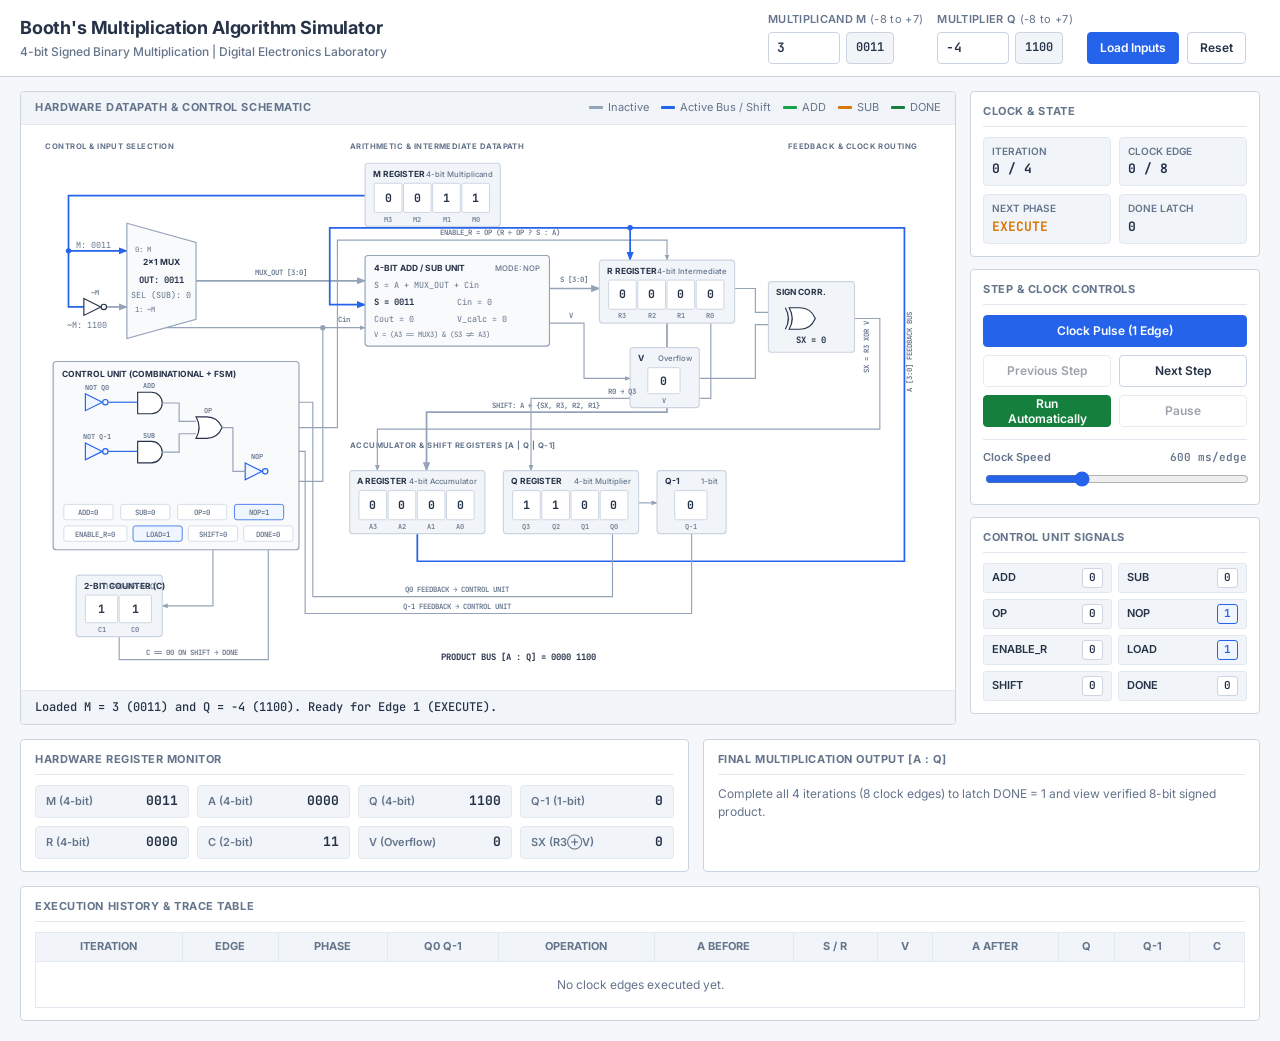
<file: index.html>
<!DOCTYPE html>
<html lang="en">
<head>
  <meta charset="UTF-8" />
  <meta name="viewport" content="width=device-width, initial-scale=1.0" />
  <title>Booth's Multiplication Algorithm Simulator — Digital Electronics Laboratory</title>
  <link rel="preconnect" href="https://fonts.googleapis.com" />
  <link rel="preconnect" href="https://fonts.gstatic.com" crossorigin />
  <link href="https://fonts.googleapis.com/css2?family=Inter:wght@400;500;600;700&family=JetBrains+Mono:wght@400;500;600;700&display=swap" rel="stylesheet" />
  <link rel="stylesheet" href="css/style.css" />
</head>
<body>
  <header class="lab-header">
    <div class="header-title-group">
      <h1>Booth's Multiplication Algorithm Simulator</h1>
      <p class="subtitle">4-bit Signed Binary Multiplication | Digital Electronics Laboratory</p>
    </div>

    <form id="input-form" class="input-controls" novalidate>
      <div class="input-field">
        <label for="input-m">Multiplicand M <span class="range-hint">(-8 to +7)</span></label>
        <div class="input-with-bin">
          <input type="number" id="input-m" min="-8" max="7" step="1" value="3" required />
          <span id="preview-m" class="bin-preview">0011</span>
        </div>
      </div>

      <div class="input-field">
        <label for="input-q">Multiplier Q <span class="range-hint">(-8 to +7)</span></label>
        <div class="input-with-bin">
          <input type="number" id="input-q" min="-8" max="7" step="1" value="-4" required />
          <span id="preview-q" class="bin-preview">1100</span>
        </div>
      </div>

      <div class="input-actions">
        <button type="submit" id="btn-load" class="btn btn-primary">Load Inputs</button>
        <button type="button" id="btn-reset" class="btn btn-secondary">Reset</button>
      </div>

      <div id="validation-msg" class="validation-msg" role="alert" aria-live="polite"></div>
    </form>
  </header>

  <main class="lab-workspace">
    <!-- MAIN CENTER: Hardware Circuit SVG -->
    <section class="circuit-panel" aria-label="Hardware Circuit Diagram">
      <div class="panel-header">
        <span class="panel-title">HARDWARE DATAPATH &amp; CONTROL SCHEMATIC</span>
        <div class="wire-legend">
          <span class="legend-item"><span class="swatch swatch-inactive"></span>Inactive</span>
          <span class="legend-item"><span class="swatch swatch-active"></span>Active Bus / Shift</span>
          <span class="legend-item"><span class="swatch swatch-add"></span>ADD</span>
          <span class="legend-item"><span class="swatch swatch-sub"></span>SUB</span>
          <span class="legend-item"><span class="swatch swatch-done"></span>DONE</span>
        </div>
      </div>
      <div id="circuit-container" class="circuit-container"></div>
      <div id="explanation-bar" class="explanation-bar">
        Enter signed 4-bit inputs M and Q (-8 to +7) and click Load Inputs.
      </div>
    </section>

    <!-- RIGHT SIDEBAR: Clock, Execution Controls & Live Control Unit Signals -->
    <aside class="control-sidebar" aria-label="Simulation Controls">
      <div class="sidebar-section">
        <h2 class="section-heading">CLOCK &amp; STATE</h2>
        <div class="status-grid">
          <div class="status-item">
            <span class="status-label">Iteration</span>
            <span id="status-iteration" class="status-value mono">0 / 4</span>
          </div>
          <div class="status-item">
            <span class="status-label">Clock Edge</span>
            <span id="status-edge" class="status-value mono">0 / 8</span>
          </div>
          <div class="status-item">
            <span class="status-label">Next Phase</span>
            <span id="status-phase" class="status-value phase-badge">IDLE</span>
          </div>
          <div class="status-item">
            <span class="status-label">DONE Latch</span>
            <span id="status-done" class="status-value mono">0</span>
          </div>
        </div>
      </div>

      <div class="sidebar-section">
        <h2 class="section-heading">STEP &amp; CLOCK CONTROLS</h2>
        <div class="control-buttons">
          <button type="button" id="btn-clock" class="btn btn-primary btn-full">Clock Pulse (1 Edge)</button>
          <div class="btn-row">
            <button type="button" id="btn-prev" class="btn btn-secondary">Previous Step</button>
            <button type="button" id="btn-next" class="btn btn-secondary">Next Step</button>
          </div>
          <div class="btn-row">
            <button type="button" id="btn-run" class="btn btn-accent">Run Automatically</button>
            <button type="button" id="btn-pause" class="btn btn-secondary" disabled>Pause</button>
          </div>
        </div>

        <div class="speed-control">
          <div class="speed-header">
            <label for="speed-slider">Clock Speed</label>
            <span id="speed-label" class="mono">600 ms/edge</span>
          </div>
          <input type="range" id="speed-slider" min="100" max="1500" step="50" value="600" />
        </div>
      </div>

      <div class="sidebar-section">
        <h2 class="section-heading">CONTROL UNIT SIGNALS</h2>
        <div id="cu-signal-list" class="signal-list">
          <div class="sig-row"><span>ADD</span><span id="sig-ADD" class="sig-val mono">0</span></div>
          <div class="sig-row"><span>SUB</span><span id="sig-SUB" class="sig-val mono">0</span></div>
          <div class="sig-row"><span>OP</span><span id="sig-OP" class="sig-val mono">0</span></div>
          <div class="sig-row"><span>NOP</span><span id="sig-NOP" class="sig-val mono">1</span></div>
          <div class="sig-row"><span>ENABLE_R</span><span id="sig-ENABLE_R" class="sig-val mono">0</span></div>
          <div class="sig-row"><span>LOAD</span><span id="sig-LOAD" class="sig-val mono">0</span></div>
          <div class="sig-row"><span>SHIFT</span><span id="sig-SHIFT" class="sig-val mono">0</span></div>
          <div class="sig-row"><span>DONE</span><span id="sig-DONE" class="sig-val mono">0</span></div>
        </div>
      </div>
    </aside>
  </main>

  <!-- BOTTOM SECTION: Register Monitor, Final Result, Trace Table -->
  <section class="bottom-section">
    <div class="bottom-top-row">
      <div class="monitor-card">
        <h2 class="section-heading">HARDWARE REGISTER MONITOR</h2>
        <div class="register-grid">
          <div class="reg-item"><span class="reg-name">M (4-bit)</span><span id="mon-M" class="reg-val mono">0000</span></div>
          <div class="reg-item"><span class="reg-name">A (4-bit)</span><span id="mon-A" class="reg-val mono">0000</span></div>
          <div class="reg-item"><span class="reg-name">Q (4-bit)</span><span id="mon-Q" class="reg-val mono">0000</span></div>
          <div class="reg-item"><span class="reg-name">Q-1 (1-bit)</span><span id="mon-Q_1" class="reg-val mono">0</span></div>
          <div class="reg-item"><span class="reg-name">R (4-bit)</span><span id="mon-R" class="reg-val mono">0000</span></div>
          <div class="reg-item"><span class="reg-name">C (2-bit)</span><span id="mon-C" class="reg-val mono">11</span></div>
          <div class="reg-item"><span class="reg-name">V (Overflow)</span><span id="mon-V" class="reg-val mono">0</span></div>
          <div class="reg-item"><span class="reg-name">SX (R3⊕V)</span><span id="mon-SX" class="reg-val mono">0</span></div>
        </div>
      </div>

      <div class="result-card">
        <h2 class="section-heading">FINAL MULTIPLICATION OUTPUT [A : Q]</h2>
        <div id="final-result-body" class="final-result-body">
          <p class="result-pending">Complete all 4 iterations (8 clock edges) to latch DONE = 1 and view verified 8-bit signed product.</p>
        </div>
      </div>
    </div>

    <div class="trace-card">
      <h2 class="section-heading">EXECUTION HISTORY &amp; TRACE TABLE</h2>
      <div class="table-wrapper">
        <table class="trace-table">
          <thead>
            <tr>
              <th>Iteration</th>
              <th>Edge</th>
              <th>Phase</th>
              <th>Q0 Q-1</th>
              <th>Operation</th>
              <th>A Before</th>
              <th>S / R</th>
              <th>V</th>
              <th>A After</th>
              <th>Q</th>
              <th>Q-1</th>
              <th>C</th>
            </tr>
          </thead>
          <tbody id="trace-tbody">
            <tr class="empty-row">
              <td colspan="12">No clock edges executed yet.</td>
            </tr>
          </tbody>
        </table>
      </div>
    </div>
  </section>

  <script type="module" src="js/main.js"></script>
</body>
</html>
</file>
<file: css/style.css>
:root {
  --bg-main: #F5F7FA;
  --bg-surface: #FFFFFF;
  --bg-register: #F1F5F9;
  --border-register: #CBD5E1;
  --border-subtle: #E2E8F0;
  --text-primary: #253247;
  --text-secondary: #64748B;
  --wire-inactive: #94A3B8;
  --wire-active: #2563EB;
  --color-add: #16A34A;
  --color-sub: #D97706;
  --color-shift: #2563EB;
  --color-done: #15803D;
  --color-error: #DC2626;
  --font-sans: 'Inter', -apple-system, BlinkMacSystemFont, 'Segoe UI', Roboto, sans-serif;
  --font-mono: 'JetBrains Mono', 'Fira Code', Consolas, monospace;
}

*,
*::before,
*::after {
  box-sizing: border-box;
}

body {
  margin: 0;
  padding: 0;
  background-color: var(--bg-main);
  color: var(--text-primary);
  font-family: var(--font-sans);
  font-size: 13px;
  line-height: 1.45;
}

.mono {
  font-family: var(--font-mono);
}

/* Header */
.lab-header {
  background: var(--bg-surface);
  border-bottom: 1px solid var(--border-register);
  padding: 12px 20px;
  display: flex;
  flex-wrap: wrap;
  align-items: center;
  justify-content: space-between;
  gap: 16px;
}

.header-title-group h1 {
  margin: 0;
  font-size: 18px;
  font-weight: 700;
  letter-spacing: -0.01em;
  color: var(--text-primary);
}

.subtitle {
  margin: 2px 0 0;
  font-size: 12px;
  color: var(--text-secondary);
  font-weight: 500;
}

.input-controls {
  display: flex;
  flex-wrap: wrap;
  align-items: flex-end;
  gap: 14px;
}

.input-field {
  display: flex;
  flex-direction: column;
  gap: 4px;
}

.input-field label {
  font-size: 11px;
  font-weight: 600;
  color: var(--text-secondary);
  text-transform: uppercase;
  letter-spacing: 0.03em;
}

.range-hint {
  font-weight: 400;
  text-transform: none;
}

.input-with-bin {
  display: flex;
  align-items: center;
  gap: 6px;
}

.input-with-bin input {
  width: 72px;
  height: 32px;
  padding: 4px 8px;
  border: 1px solid var(--border-register);
  border-radius: 4px;
  font-family: var(--font-mono);
  font-size: 13px;
  font-weight: 600;
  color: var(--text-primary);
  background: var(--bg-surface);
}

.input-with-bin input:focus {
  outline: 2px solid var(--wire-active);
  outline-offset: -1px;
}

.bin-preview {
  display: inline-flex;
  align-items: center;
  justify-content: center;
  min-width: 48px;
  height: 32px;
  padding: 0 8px;
  background: var(--bg-register);
  border: 1px solid var(--border-register);
  border-radius: 4px;
  font-family: var(--font-mono);
  font-size: 12px;
  font-weight: 600;
  color: var(--text-primary);
}

.input-actions {
  display: flex;
  gap: 8px;
}

.validation-msg {
  font-size: 12px;
  font-weight: 500;
  color: var(--color-error);
  min-height: 16px;
  align-self: center;
}

/* Buttons */
.btn {
  height: 32px;
  padding: 0 12px;
  border-radius: 4px;
  border: 1px solid var(--border-register);
  font-family: var(--font-sans);
  font-size: 12px;
  font-weight: 600;
  cursor: pointer;
  transition: background-color 0.12s ease, border-color 0.12s ease, opacity 0.12s ease;
}

.btn:disabled {
  opacity: 0.45;
  cursor: not-allowed;
}

.btn-primary {
  background: var(--wire-active);
  border-color: var(--wire-active);
  color: #FFFFFF;
}

.btn-primary:hover:not(:disabled) {
  background: #1D4ED8;
}

.btn-secondary {
  background: var(--bg-surface);
  color: var(--text-primary);
}

.btn-secondary:hover:not(:disabled) {
  background: var(--bg-register);
}

.btn-accent {
  background: var(--color-done);
  border-color: var(--color-done);
  color: #FFFFFF;
}

.btn-accent:hover:not(:disabled) {
  background: #166534;
}

.btn-full {
  width: 100%;
}

/* Main Workspace */
.lab-workspace {
  display: grid;
  grid-template-columns: 1fr 290px;
  gap: 14px;
  padding: 14px 20px;
  align-items: start;
}

.circuit-panel {
  background: var(--bg-surface);
  border: 1px solid var(--border-register);
  border-radius: 4px;
  display: flex;
  flex-direction: column;
  overflow: hidden;
}

.panel-header {
  display: flex;
  flex-wrap: wrap;
  justify-content: space-between;
  align-items: center;
  padding: 8px 14px;
  border-bottom: 1px solid var(--border-subtle);
  background: var(--bg-register);
  gap: 10px;
}

.panel-title {
  font-size: 11px;
  font-weight: 700;
  letter-spacing: 0.05em;
  color: var(--text-secondary);
}

.wire-legend {
  display: flex;
  flex-wrap: wrap;
  gap: 12px;
  font-size: 11px;
  color: var(--text-secondary);
}

.legend-item {
  display: inline-flex;
  align-items: center;
  gap: 5px;
}

.swatch {
  width: 14px;
  height: 3px;
  border-radius: 1px;
  display: inline-block;
}

.swatch-inactive { background: var(--wire-inactive); }
.swatch-active { background: var(--wire-active); }
.swatch-add { background: var(--color-add); }
.swatch-sub { background: var(--color-sub); }
.swatch-done { background: var(--color-done); }

.circuit-container {
  width: 100%;
  background: var(--bg-surface);
  padding: 6px;
}

.circuit-container svg {
  width: 100%;
  height: auto;
  display: block;
}

.explanation-bar {
  padding: 8px 14px;
  border-top: 1px solid var(--border-subtle);
  background: var(--bg-register);
  font-family: var(--font-mono);
  font-size: 12px;
  font-weight: 500;
  color: var(--text-primary);
}

/* SVG Schematic Styling */
.region-label {
  font-family: var(--font-sans);
  font-size: 10px;
  font-weight: 700;
  letter-spacing: 0.06em;
  fill: var(--text-secondary);
}

.block-box {
  fill: var(--bg-register);
  stroke: var(--border-register);
  stroke-width: 1.5;
}

.alu-box,
.mux-box,
.cu-box {
  fill: #F8FAFC;
  stroke: #94A3B8;
}

.block-title {
  font-family: var(--font-sans);
  font-size: 11px;
  font-weight: 700;
  fill: var(--text-primary);
}

.block-sublabel {
  font-family: var(--font-sans);
  font-size: 10px;
  font-weight: 500;
  fill: var(--text-secondary);
}

.bit-cell-rect {
  fill: #FFFFFF;
  stroke: var(--border-register);
  stroke-width: 1.25;
  transition: fill 0.18s ease, stroke 0.18s ease;
}

.bit-cell-group.shifted .bit-cell-rect {
  fill: #EFF6FF;
  stroke: var(--wire-active);
}

.bit-cell-value {
  font-family: var(--font-mono);
  font-size: 15px;
  font-weight: 700;
  fill: var(--text-primary);
}

.bit-cell-label {
  font-family: var(--font-mono);
  font-size: 9px;
  font-weight: 500;
  fill: var(--text-secondary);
}

.gate-body {
  fill: #FFFFFF;
  stroke: var(--text-primary);
  stroke-width: 1.5;
  transition: stroke 0.15s ease, fill 0.15s ease;
}

.gate-arc {
  fill: none;
  stroke: var(--text-primary);
  stroke-width: 1.5;
}

.logic-gate.active .gate-body {
  fill: #EFF6FF;
  stroke: var(--wire-active);
}

.logic-gate.active-add .gate-body {
  fill: #F0FDF4;
  stroke: var(--color-add);
}

.logic-gate.active-sub .gate-body {
  fill: #FFFBEB;
  stroke: var(--color-sub);
}

.gate-label {
  font-family: var(--font-mono);
  font-size: 9px;
  font-weight: 600;
  fill: var(--text-secondary);
}

.signal-mono {
  font-family: var(--font-mono);
  font-size: 11px;
  fill: var(--text-secondary);
}

.signal-mono-bold {
  font-family: var(--font-mono);
  font-size: 11.5px;
  font-weight: 700;
  fill: var(--text-primary);
}

.signal-small {
  font-family: var(--font-mono);
  font-size: 9.5px;
  fill: var(--text-secondary);
}

.wire-label {
  font-family: var(--font-mono);
  font-size: 9.5px;
  font-weight: 600;
  fill: var(--text-secondary);
}

.wire {
  fill: none;
  stroke: var(--wire-inactive);
  stroke-width: 1.5;
  transition: stroke 0.15s ease, stroke-width 0.15s ease;
}

.wire-bus {
  stroke-width: 2.25;
}

.wire.active {
  stroke: var(--wire-active);
}

.wire.active-add {
  stroke: var(--color-add);
}

.wire.active-sub {
  stroke: var(--color-sub);
}

.wire.active-done {
  stroke: var(--color-done);
}

.junction {
  fill: var(--wire-inactive);
  transition: fill 0.15s ease;
}

.junction.active { fill: var(--wire-active); }
.junction.active-add { fill: var(--color-add); }
.junction.active-sub { fill: var(--color-sub); }
.junction.active-done { fill: var(--color-done); }

.sig-pill {
  fill: #FFFFFF;
  stroke: var(--border-register);
  stroke-width: 1;
}

.sig-pill.on {
  fill: #EFF6FF;
  stroke: var(--wire-active);
}

.sig-pill.on-add {
  fill: #F0FDF4;
  stroke: var(--color-add);
}

.sig-pill.on-sub {
  fill: #FFFBEB;
  stroke: var(--color-sub);
}

.sig-pill.on-done {
  fill: #F0FDF4;
  stroke: var(--color-done);
}

.sig-pill-text {
  font-family: var(--font-mono);
  font-size: 9.5px;
  font-weight: 600;
  fill: var(--text-secondary);
}

/* Right Sidebar */
.control-sidebar {
  display: flex;
  flex-direction: column;
  gap: 12px;
}

.sidebar-section {
  background: var(--bg-surface);
  border: 1px solid var(--border-register);
  border-radius: 4px;
  padding: 12px;
}

.section-heading {
  margin: 0 0 10px;
  font-size: 11px;
  font-weight: 700;
  letter-spacing: 0.05em;
  color: var(--text-secondary);
  border-bottom: 1px solid var(--border-subtle);
  padding-bottom: 6px;
}

.status-grid {
  display: grid;
  grid-template-columns: 1fr 1fr;
  gap: 8px;
}

.status-item {
  background: var(--bg-register);
  border: 1px solid var(--border-subtle);
  border-radius: 4px;
  padding: 6px 8px;
  display: flex;
  flex-direction: column;
  gap: 2px;
}

.status-label {
  font-size: 10px;
  color: var(--text-secondary);
  font-weight: 600;
  text-transform: uppercase;
}

.status-value {
  font-size: 13px;
  font-weight: 700;
  color: var(--text-primary);
}

.phase-badge {
  font-family: var(--font-mono);
}

.phase-badge.phase-execute { color: var(--color-sub); }
.phase-badge.phase-shift { color: var(--color-shift); }
.phase-badge.phase-done { color: var(--color-done); }

.control-buttons {
  display: flex;
  flex-direction: column;
  gap: 8px;
}

.btn-row {
  display: grid;
  grid-template-columns: 1fr 1fr;
  gap: 8px;
}

.speed-control {
  margin-top: 12px;
  padding-top: 10px;
  border-top: 1px solid var(--border-subtle);
}

.speed-header {
  display: flex;
  justify-content: space-between;
  font-size: 11px;
  font-weight: 600;
  color: var(--text-secondary);
  margin-bottom: 4px;
}

.speed-control input[type="range"] {
  width: 100%;
  accent-color: var(--wire-active);
}

.signal-list {
  display: grid;
  grid-template-columns: 1fr 1fr;
  gap: 6px;
}

.sig-row {
  display: flex;
  justify-content: space-between;
  align-items: center;
  padding: 4px 8px;
  background: var(--bg-register);
  border: 1px solid var(--border-subtle);
  border-radius: 3px;
  font-size: 11px;
  font-weight: 600;
}

.sig-val {
  padding: 1px 6px;
  border-radius: 3px;
  background: var(--bg-surface);
  border: 1px solid var(--border-register);
}

.sig-val.active {
  background: #EFF6FF;
  border-color: var(--wire-active);
  color: var(--wire-active);
}

.sig-val.active-add {
  background: #F0FDF4;
  border-color: var(--color-add);
  color: var(--color-add);
}

.sig-val.active-sub {
  background: #FFFBEB;
  border-color: var(--color-sub);
  color: var(--color-sub);
}

.sig-val.active-done {
  background: #F0FDF4;
  border-color: var(--color-done);
  color: var(--color-done);
}

/* Bottom Section */
.bottom-section {
  padding: 0 20px 20px;
  display: flex;
  flex-direction: column;
  gap: 14px;
}

.bottom-top-row {
  display: grid;
  grid-template-columns: 1.2fr 1fr;
  gap: 14px;
}

.monitor-card,
.result-card,
.trace-card {
  background: var(--bg-surface);
  border: 1px solid var(--border-register);
  border-radius: 4px;
  padding: 12px 14px;
}

.register-grid {
  display: grid;
  grid-template-columns: repeat(4, 1fr);
  gap: 8px;
}

.reg-item {
  background: var(--bg-register);
  border: 1px solid var(--border-subtle);
  border-radius: 4px;
  padding: 6px 10px;
  display: flex;
  justify-content: space-between;
  align-items: center;
}

.reg-name {
  font-size: 11px;
  font-weight: 600;
  color: var(--text-secondary);
}

.reg-val {
  font-size: 13px;
  font-weight: 700;
  color: var(--text-primary);
}

.result-pending {
  margin: 0;
  color: var(--text-secondary);
  font-size: 12px;
}

.result-grid {
  display: grid;
  grid-template-columns: repeat(3, 1fr);
  gap: 8px;
}

.result-cell {
  background: var(--bg-register);
  border: 1px solid var(--border-subtle);
  border-radius: 4px;
  padding: 6px 10px;
}

.result-cell-label {
  display: block;
  font-size: 10px;
  color: var(--text-secondary);
  font-weight: 600;
  text-transform: uppercase;
}

.result-cell-value {
  font-family: var(--font-mono);
  font-size: 13px;
  font-weight: 700;
  color: var(--text-primary);
}

.verify-badge {
  display: inline-block;
  padding: 2px 8px;
  border-radius: 3px;
  font-family: var(--font-mono);
  font-size: 12px;
  font-weight: 700;
}

.verify-match {
  background: #DCFCE7;
  color: var(--color-done);
  border: 1px solid var(--color-done);
}

.verify-mismatch {
  background: #FEE2E2;
  color: var(--color-error);
  border: 1px solid var(--color-error);
}

/* Trace Table */
.table-wrapper {
  overflow-x: auto;
}

.trace-table {
  width: 100%;
  border-collapse: collapse;
  font-size: 12px;
}

.trace-table th,
.trace-table td {
  padding: 6px 10px;
  border: 1px solid var(--border-subtle);
  text-align: center;
}

.trace-table th {
  background: var(--bg-register);
  font-size: 11px;
  font-weight: 700;
  color: var(--text-secondary);
  text-transform: uppercase;
}

.trace-table td {
  font-family: var(--font-mono);
  font-size: 12px;
}

.trace-table tbody tr.current-row {
  background: #EFF6FF;
}

.op-ADD { color: var(--color-add); font-weight: 700; }
.op-SUB { color: var(--color-sub); font-weight: 700; }
.op-SHIFT { color: var(--color-shift); font-weight: 700; }
.op-NOP { color: var(--text-secondary); font-weight: 600; }

.empty-row td {
  font-family: var(--font-sans);
  color: var(--text-secondary);
  padding: 14px;
}

@media (max-width: 1080px) {
  .lab-workspace {
    grid-template-columns: 1fr;
  }
  .bottom-top-row {
    grid-template-columns: 1fr;
  }
}
</file>
